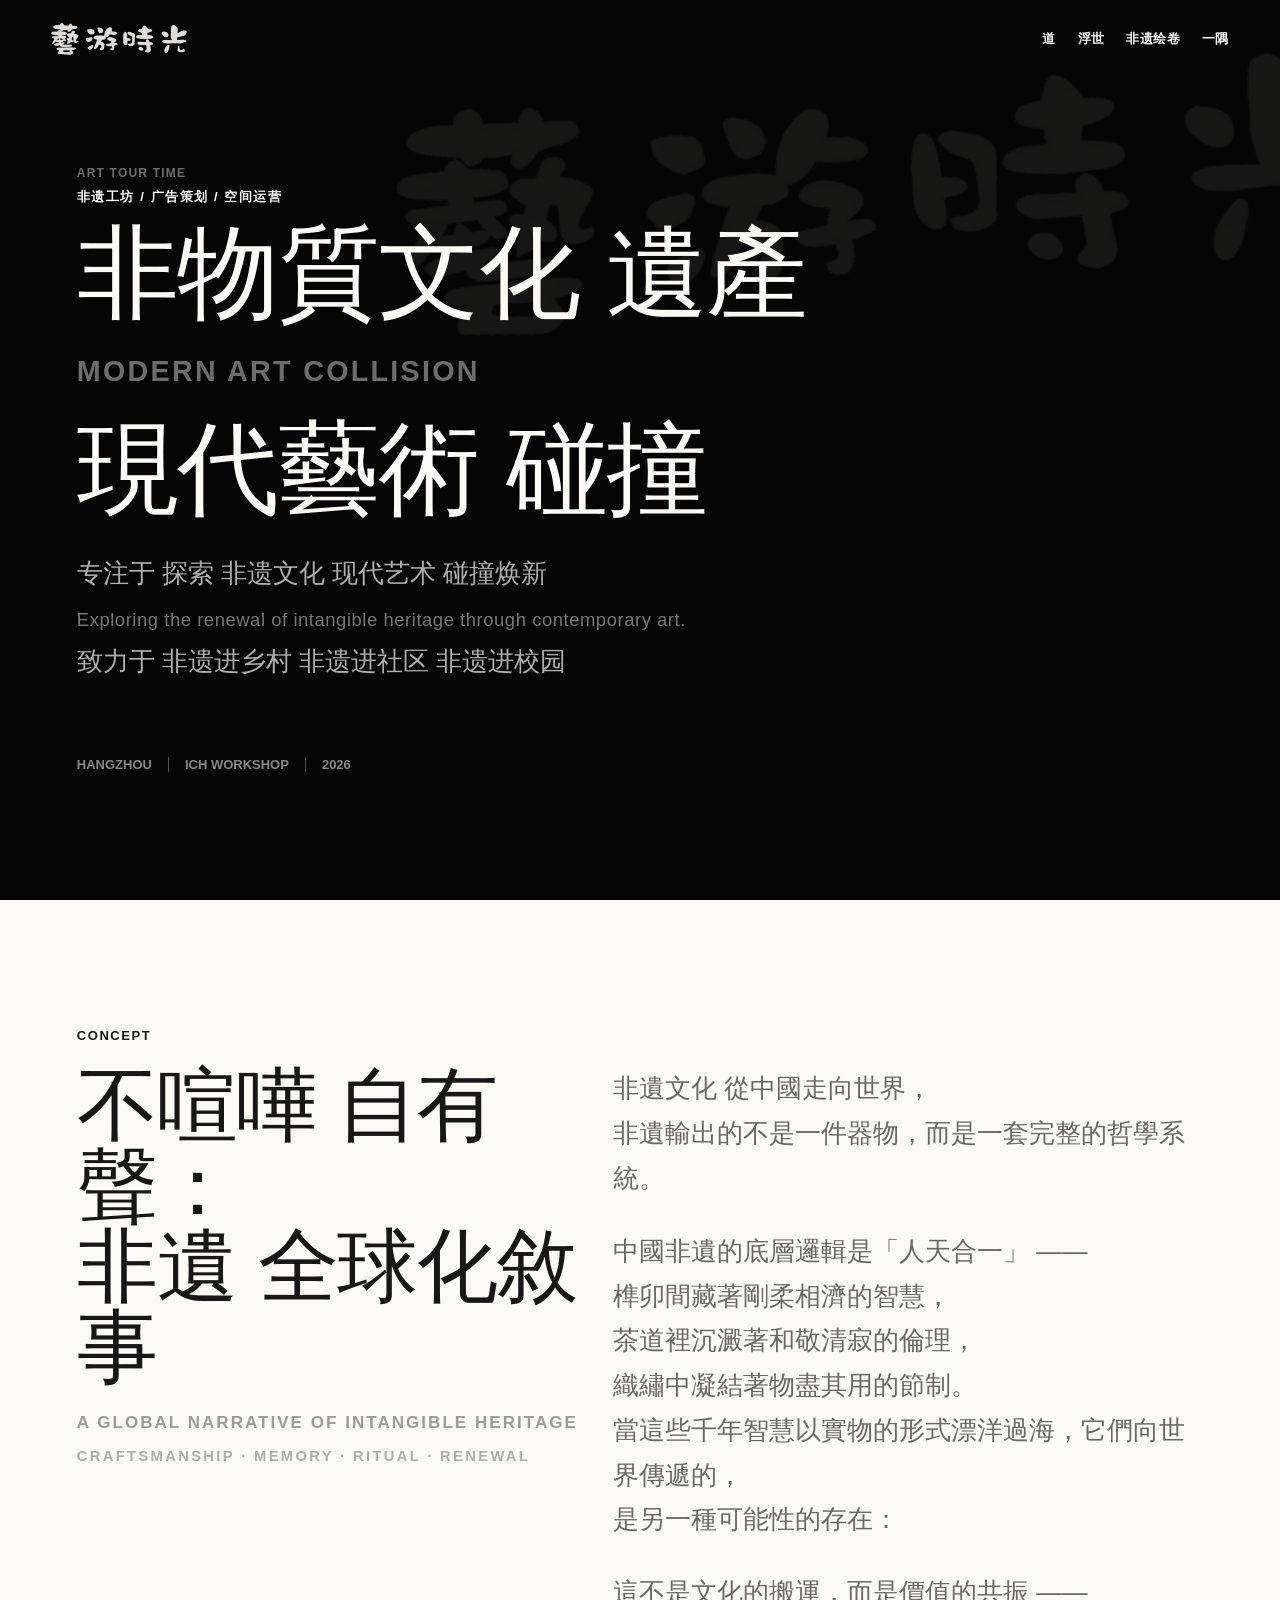
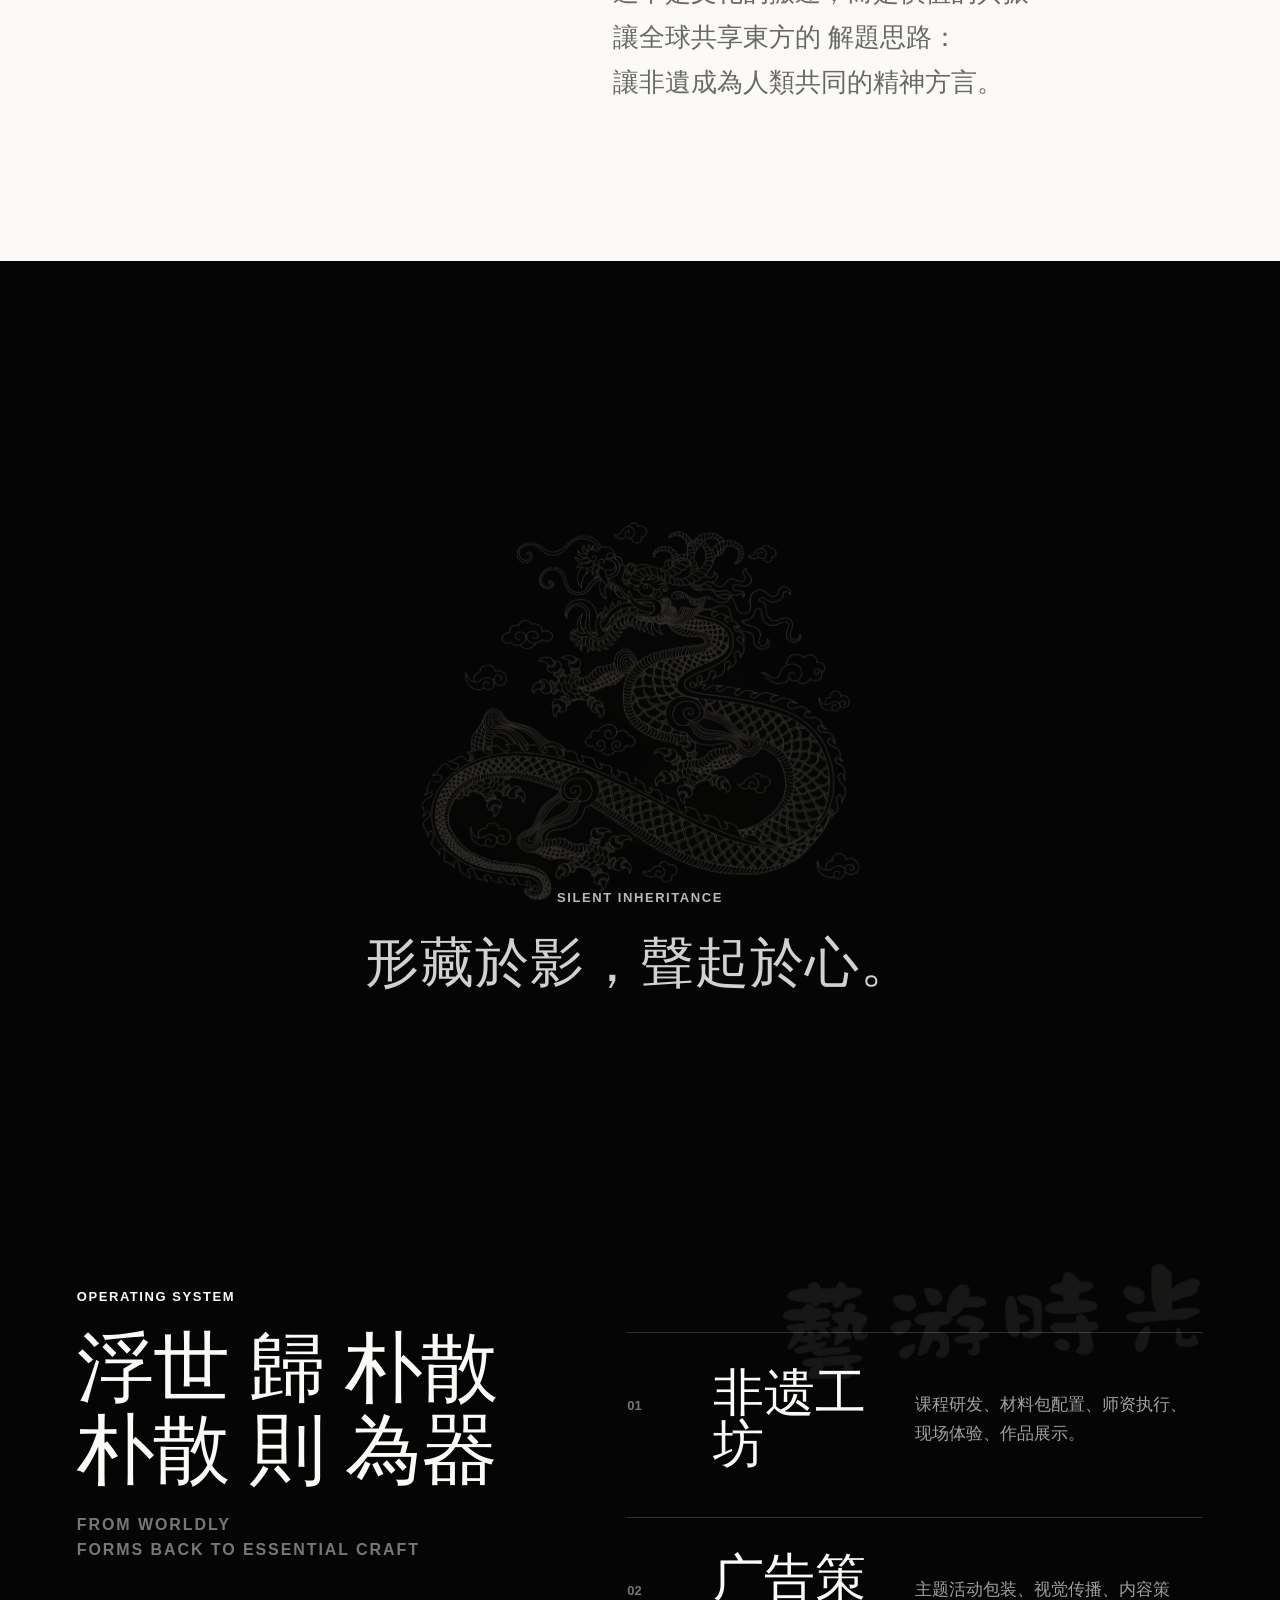
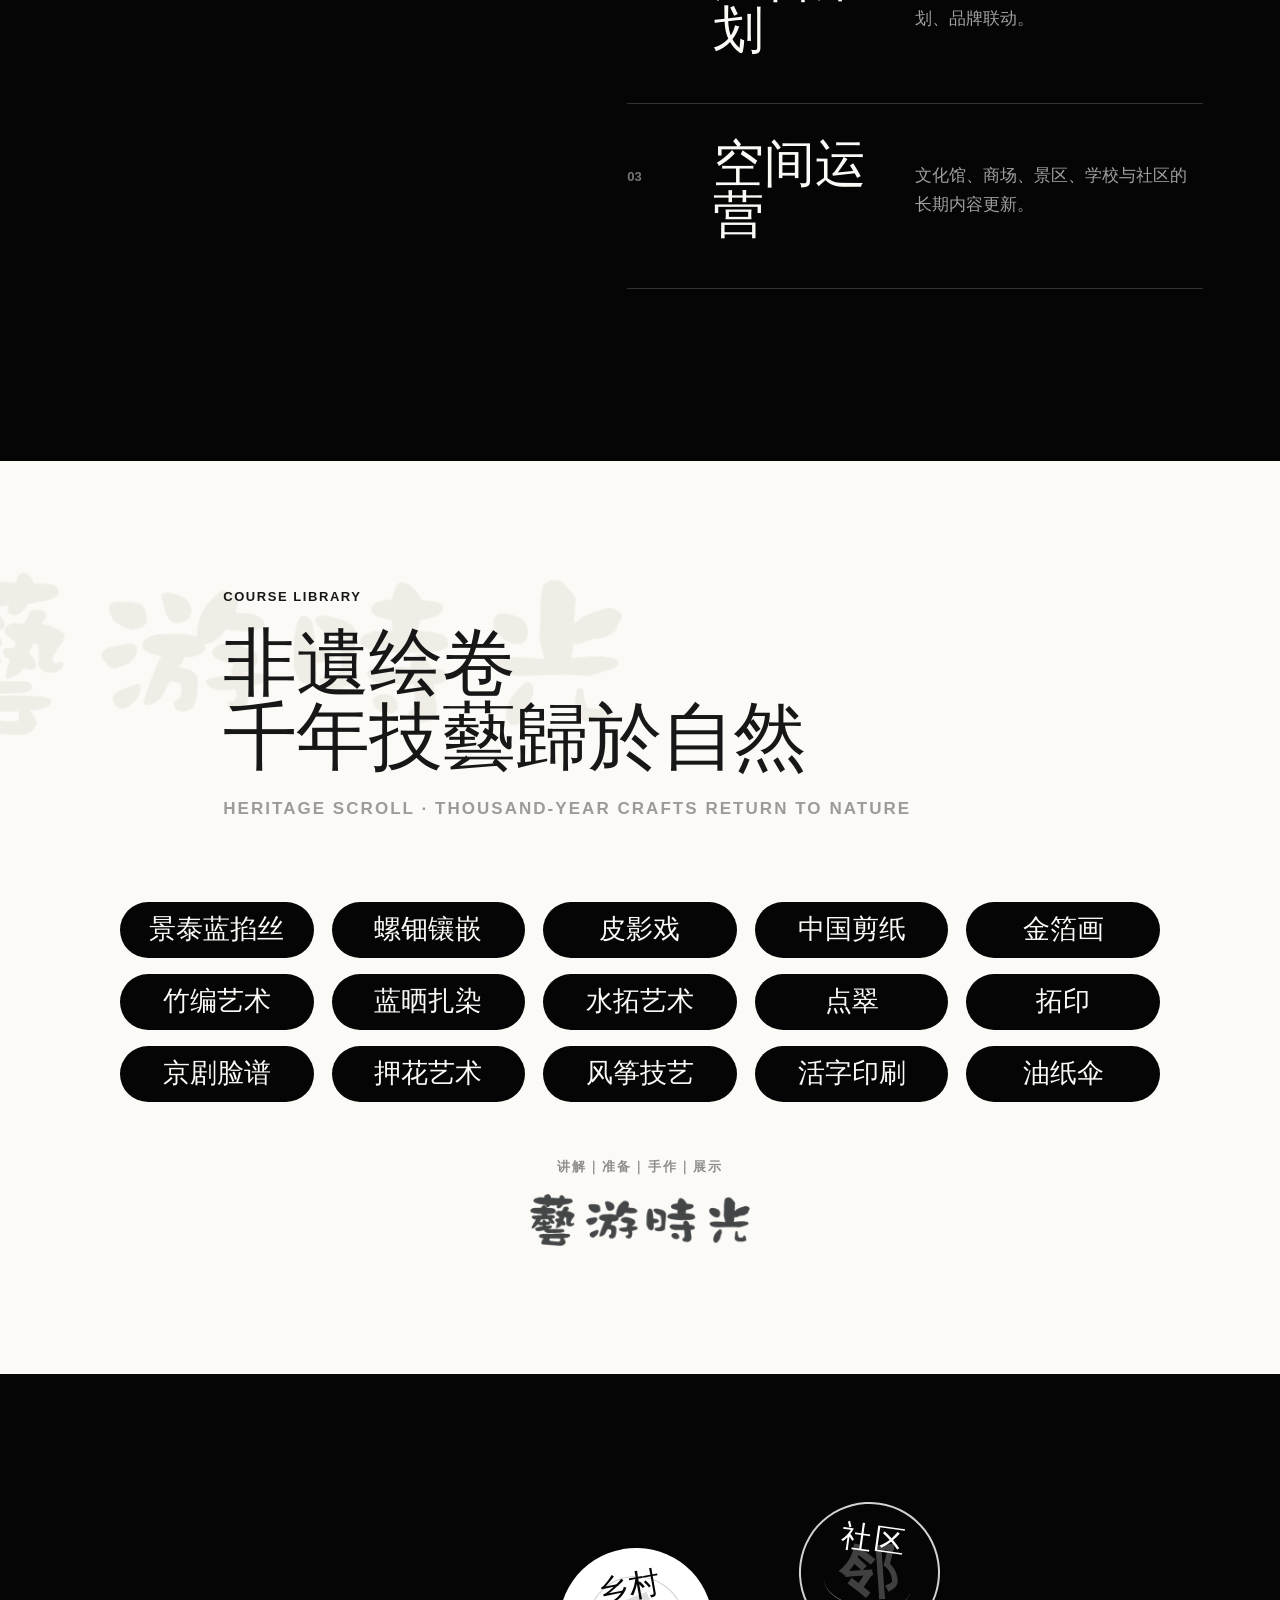
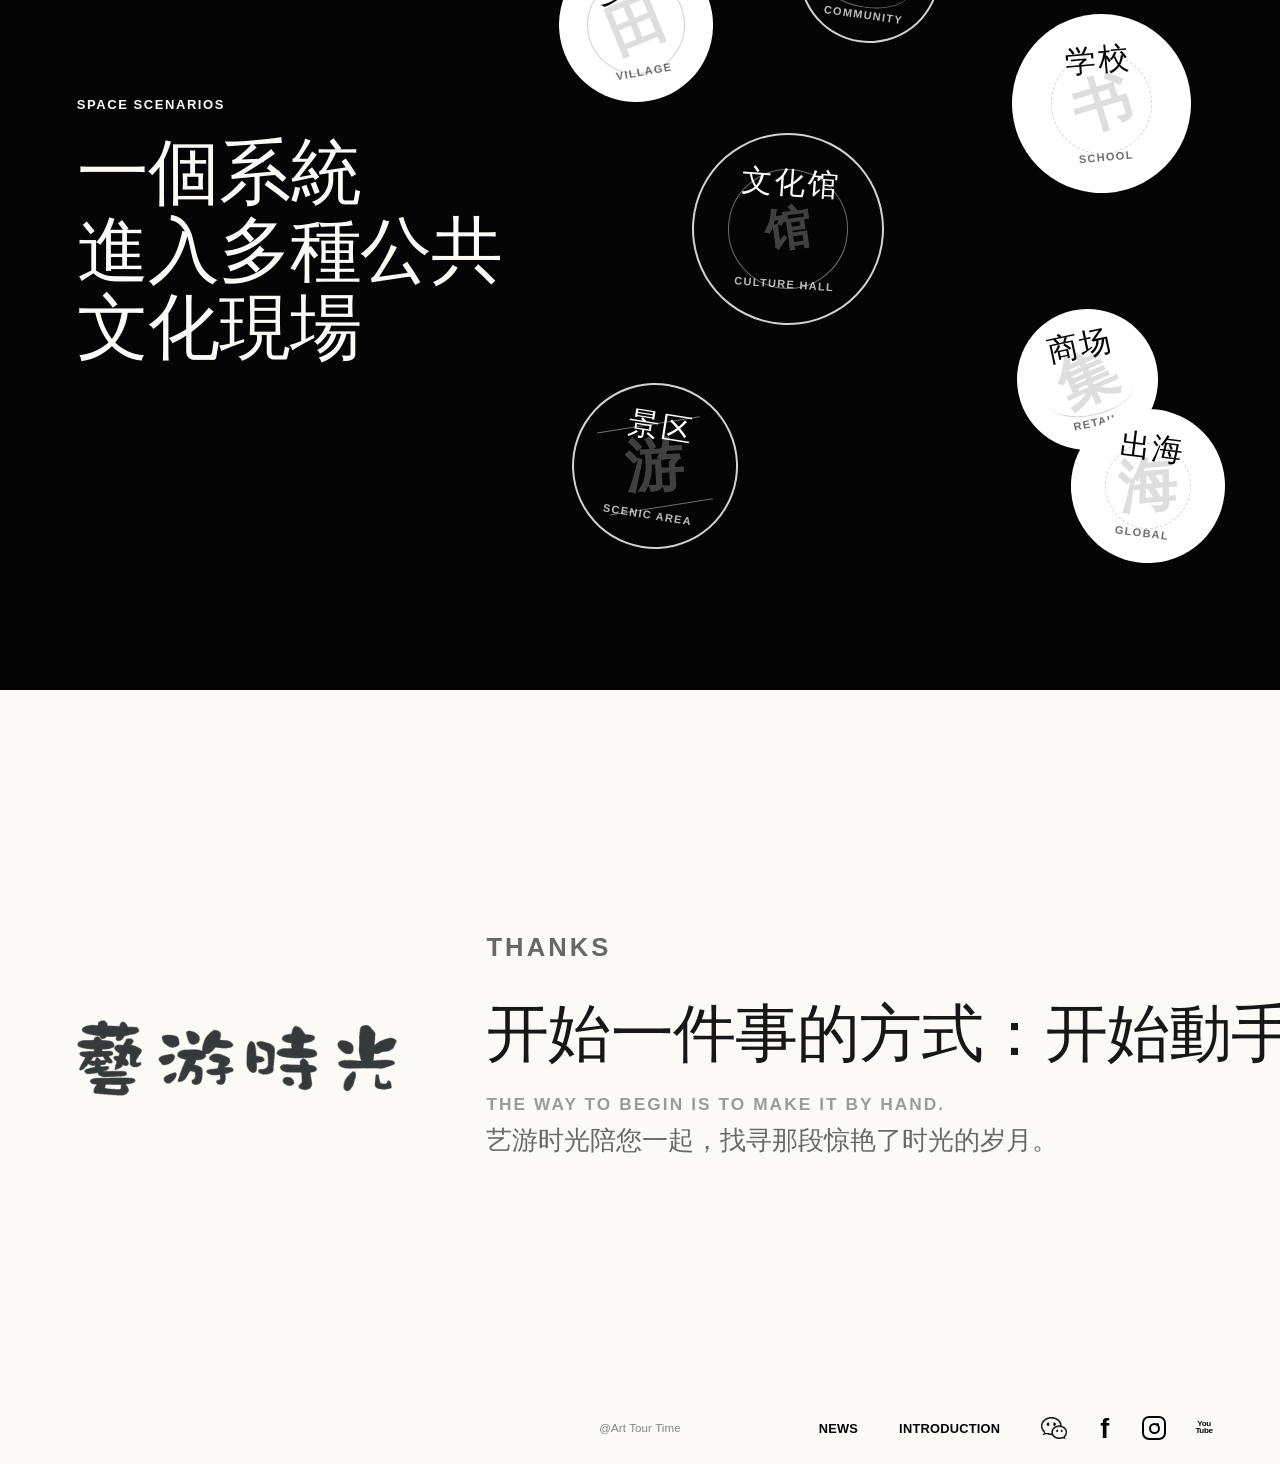
<file: index.html>
<!doctype html>
<html lang="zh-CN">
  <head>
    <meta charset="UTF-8" />
    <meta name="viewport" content="width=device-width, initial-scale=1.0" />
    <title>艺游时光｜非遗传统文化</title>
    <link rel="stylesheet" href="./艺游时光-交付稿/code/styles.css" />
  </head>
  <body>
    <header class="nav">
      <a class="brand" href="#top" aria-label="艺游时光"><img src="./艺游时光-交付稿/code/assets/yiyou-logo-transparent.png" alt="艺游时光" /></a>
      <nav><a href="#about">道</a><a href="#business">浮世</a><a href="#courses">非遗绘卷</a><a href="#scenes">一隅</a></nav>
    </header>

    <main id="top">
      <section class="hero section-dark">
        <img class="hero-watermark" src="./艺游时光-交付稿/code/assets/yiyou-logo-transparent.png" alt="" aria-hidden="true" />
        <div class="hero-content">
          <div class="hero-index">ART TOUR TIME</div>
          <p class="label hero-label">非遗工坊 / 广告策划 / 空间运营</p>
          <h1>非物質文化 遺產<br /><span>Modern Art Collision</span><br />現代藝術 碰撞</h1>
          <p class="intro">专注于 探索 非遗文化 现代艺术 碰撞焕新<br /><em>Exploring the renewal of intangible heritage through contemporary art.</em><br />致力于 非遗进乡村 非遗进社区 非遗进校园</p>
        </div>
        <div class="hero-meta"><span>Hangzhou</span><span>ICH Workshop</span><span>2026</span></div>
      </section>

      <section class="statement section-light" id="about">
        <div class="statement-left">
          <p class="label">Concept</p>
          <h2>不喧嘩 自有聲：<br />非遺 全球化敘事</h2><p class="statement-english">A Global Narrative of Intangible Heritage</p><p class="statement-keywords">Craftsmanship · Memory · Ritual · Renewal</p>
        </div>
        <div class="statement-right">
          <p>非遺文化 從中國走向世界，<br />非遺輸出的不是一件器物，而是一套完整的哲學系統。</p>
          <p>中國非遺的底層邏輯是「人天合一」 ——<br />榫卯間藏著剛柔相濟的智慧，<br />茶道裡沉澱著和敬清寂的倫理，<br />織繡中凝結著物盡其用的節制。<br />當這些千年智慧以實物的形式漂洋過海，它們向世界傳遞的，<br />是另一種可能性的存在：</p>
          <p>這不是文化的搬運，而是價值的共振 ——<br />讓全球共享東方的 解題思路：<br />讓非遺成為人類共同的精神方言。</p>
        </div>
      </section>

      <section class="dragon-section section-dark" aria-label="龍形水印">
        <img class="dragon-watermark" src="./艺游时光-交付稿/code/assets/dragon-watermark.png" alt="" aria-hidden="true" />
        <div class="dragon-caption">
          <p class="label">Silent Inheritance</p>
          <h2>形藏於影，聲起於心。</h2>
        </div>
      </section>

      <section class="split section-dark" id="business">
        <img class="split-watermark" src="./艺游时光-交付稿/code/assets/yiyou-logo-transparent.png" alt="" aria-hidden="true" />
        <div class="split-title">
          <p class="label">Operating System</p>
          <h2 class="split-poem">浮世 歸 朴散<br />朴散 則 為器</h2><p class="split-english">From Worldly<br />Forms Back to Essential Craft</p>
        </div>
        <div class="business-list">
          <article><span>01</span><h3>非遗工坊</h3><p>课程研发、材料包配置、师资执行、现场体验、作品展示。</p></article>
          <article><span>02</span><h3>广告策划</h3><p>主题活动包装、视觉传播、内容策划、品牌联动。</p></article>
          <article><span>03</span><h3>空间运营</h3><p>文化馆、商场、景区、学校与社区的长期内容更新。</p></article>
        </div>
      </section>

      <section class="course-section section-light" id="courses">
        <img class="course-watermark" src="./艺游时光-交付稿/code/assets/yiyou-logo-watermark.png" alt="" aria-hidden="true" />
        <div class="course-heading">
          <p class="label">Course Library</p>
          <h2 class="course-title-small">非遺绘卷<br />千年技藝歸於自然</h2><p class="course-english">Heritage Scroll · Thousand-Year Crafts Return to Nature</p>
        </div>
        <div class="course-marquee course-lines" aria-label="非遗课程">
          <span>景泰蓝掐丝</span><span>螺钿镶嵌</span><span>皮影戏</span><span>中国剪纸</span><span>金箔画</span>
          <span>竹编艺术</span><span>蓝晒扎染</span><span>水拓艺术</span><span>点翠</span><span>拓印</span>
          <span>京剧脸谱</span><span>押花艺术</span><span>风筝技艺</span><span>活字印刷</span><span>油纸伞</span>
        </div>
        <div class="course-footer">
          <p>讲解｜准备｜手作｜展示</p>
          <img src="./艺游时光-交付稿/code/assets/yiyou-logo-transparent.png" alt="艺游时光" />
        </div>
      </section>

      <section class="scenes section-dark" id="scenes">
        <div class="scene-copy">
          <p class="label">Space Scenarios</p>
          <h2 class="scene-title-small">一個系統<br />進入多種公共文化現場</h2>
        </div>
        <div class="scene-orbits" aria-label="公共文化场景">
          <span data-mark="田">乡村<small>Village</small></span><span data-mark="邻">社区<small>Community</small></span><span data-mark="书">学校<small>School</small></span><span data-mark="馆">文化馆<small>Culture Hall</small></span><span data-mark="集">商场<small>Retail</small></span><span data-mark="游">景区<small>Scenic Area</small></span><span data-mark="海">出海<small>Global</small></span>
        </div>
      </section>

      <section class="final section-light">
        <img src="./艺游时光-交付稿/code/assets/yiyou-logo-transparent.png" alt="艺游时光" />
        <div>
          <p class="label">Thanks</p>
          <h2 class="final-title-small">开始一件事的方式：开始動手</h2><p class="final-english">The way to begin is to make it by hand.</p>
          <p>艺游时光陪您一起，找寻那段惊艳了时光的岁月。</p>
        </div>
        <footer class="art-footer" aria-label="页脚信息">
          <div class="footer-left" aria-hidden="true"></div>
          <p class="footer-center">@Art Tour Time</p>
          <div class="footer-social" aria-label="社交媒体">
            <a class="footer-inline-link" href="#about">NEWS</a><a class="footer-inline-link" href="#top">INTRODUCTION</a>
            <span class="icon-wechat icon-wechat-img" aria-label="WeChat"><img src="./艺游时光-交付稿/code/assets/wechat-footer-new.webp" alt="" /></span>
            <span class="icon-face" aria-label="Facebook">f</span>
            <span class="icon-ins" aria-label="Instagram"></span>
            <span class="icon-youtube" aria-label="YouTube">You<br />Tube</span>
          </div>
        </footer>
      </section>

    </main>
  </body>
</html>
</file>
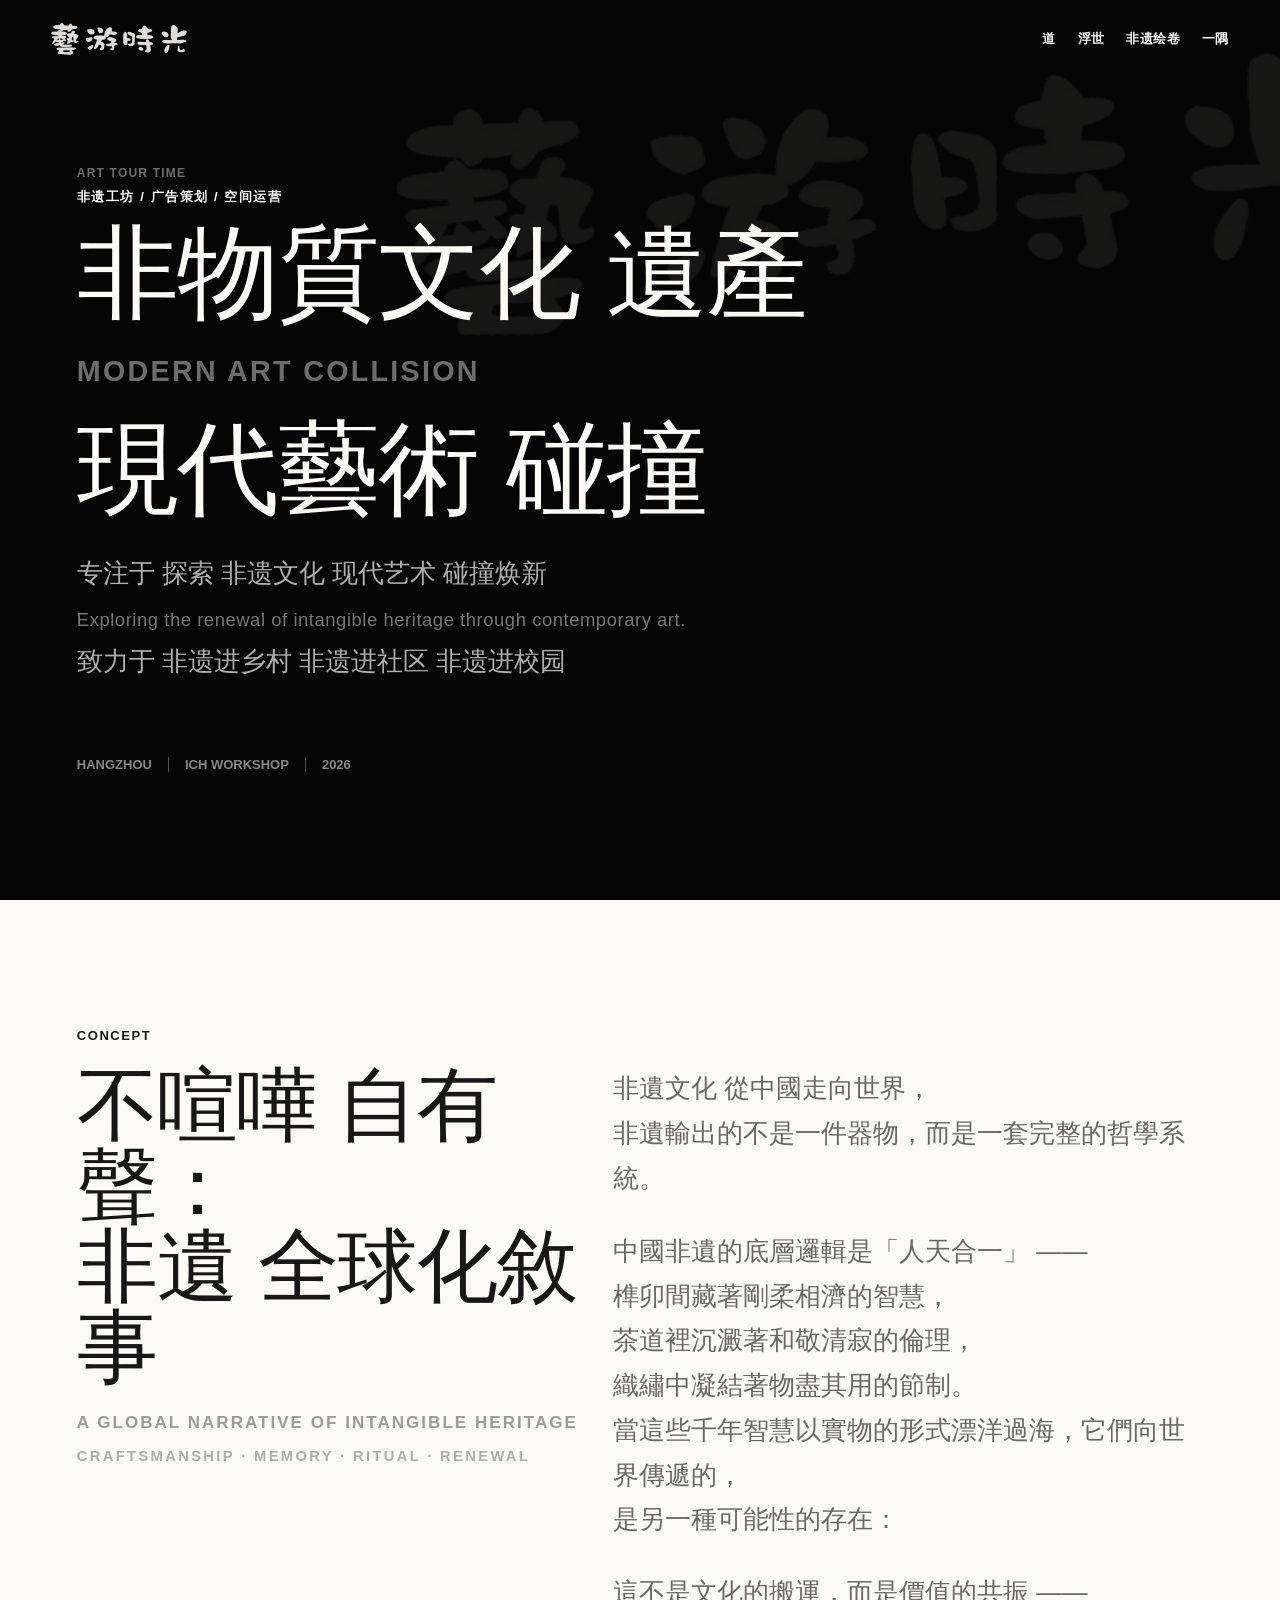
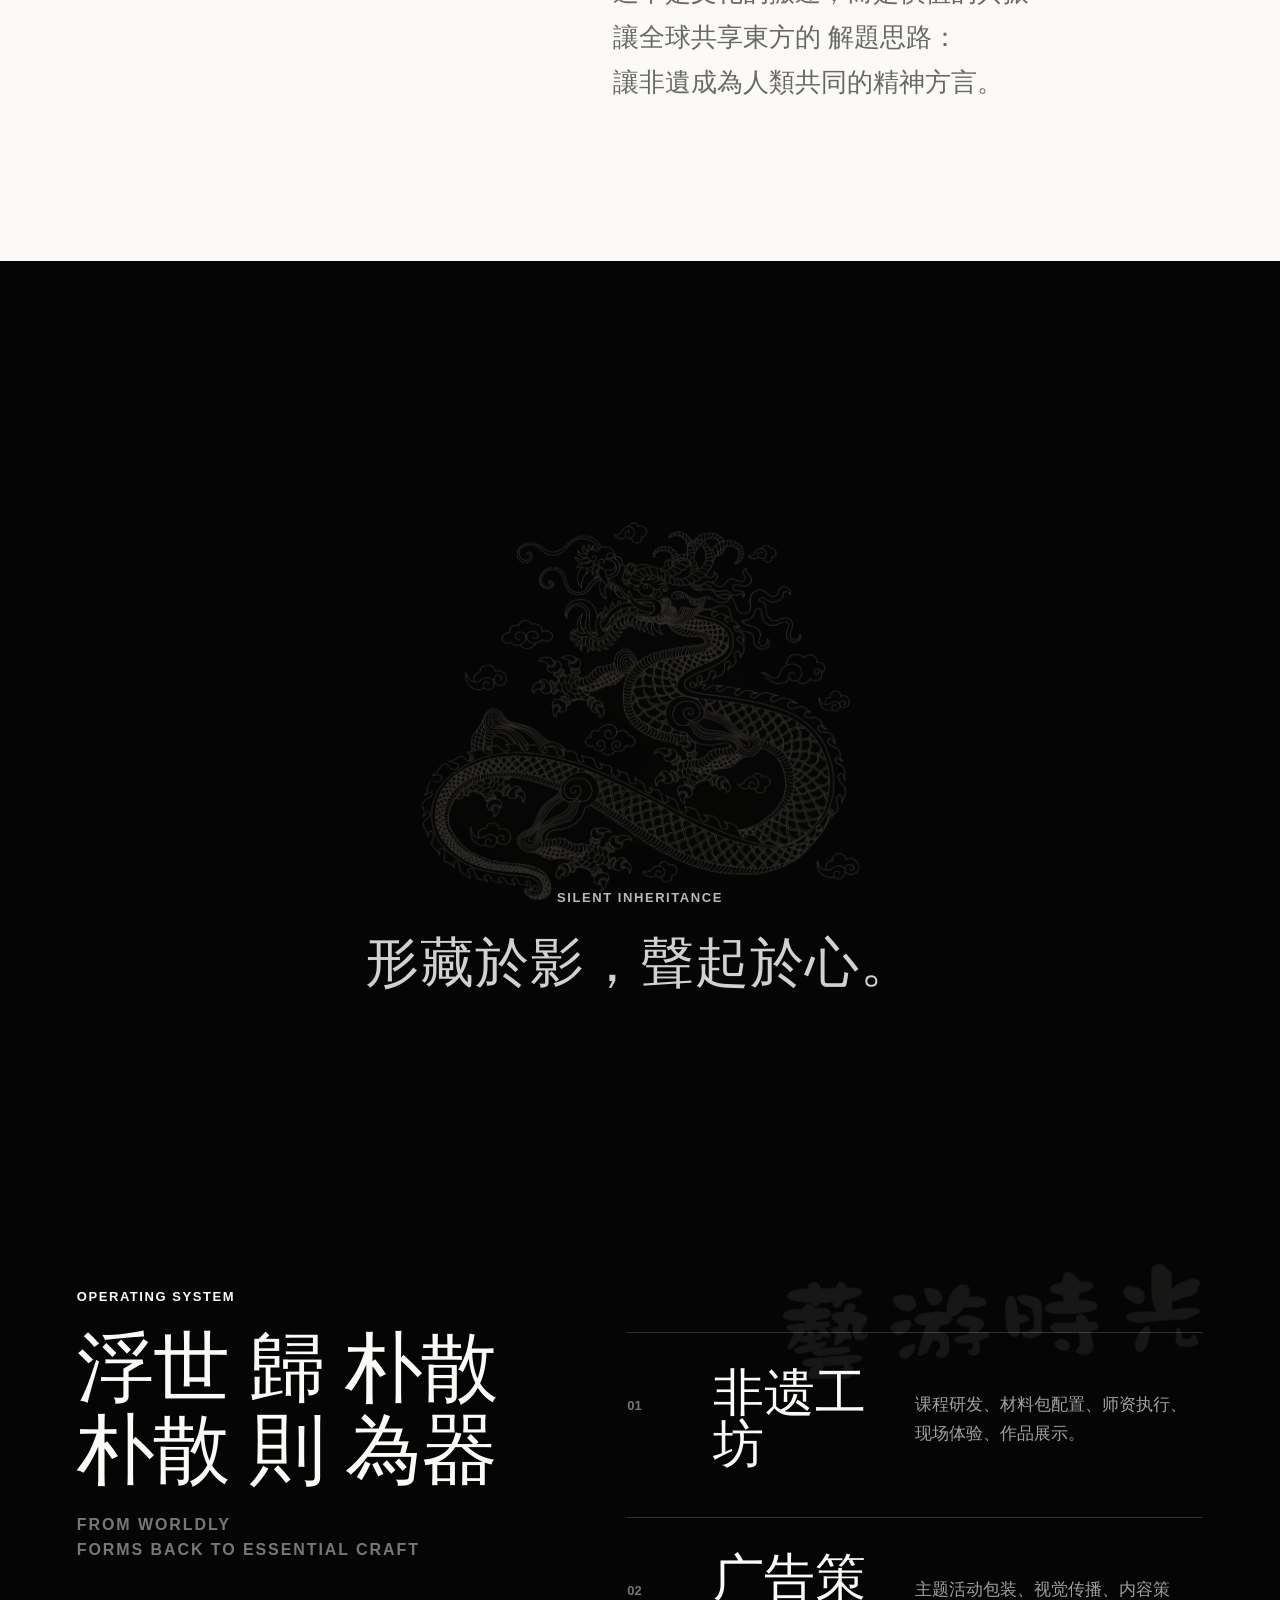
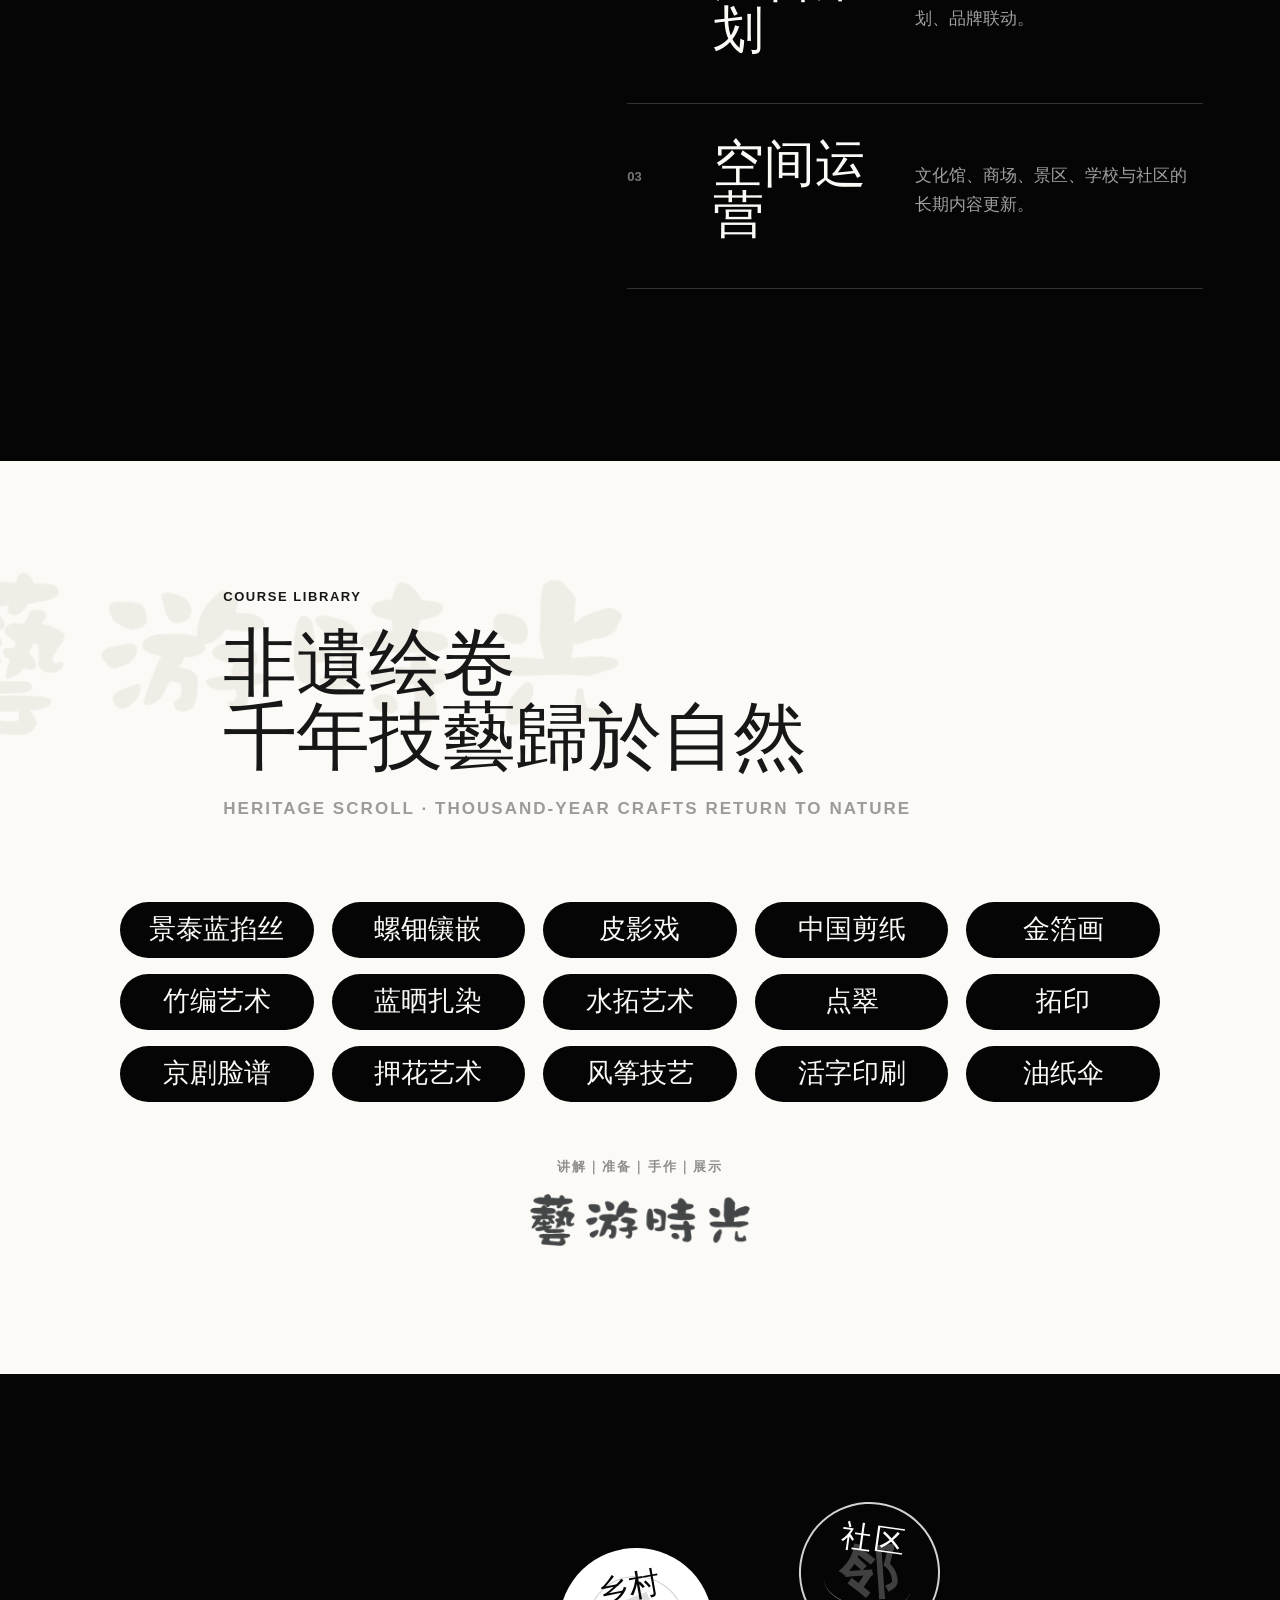
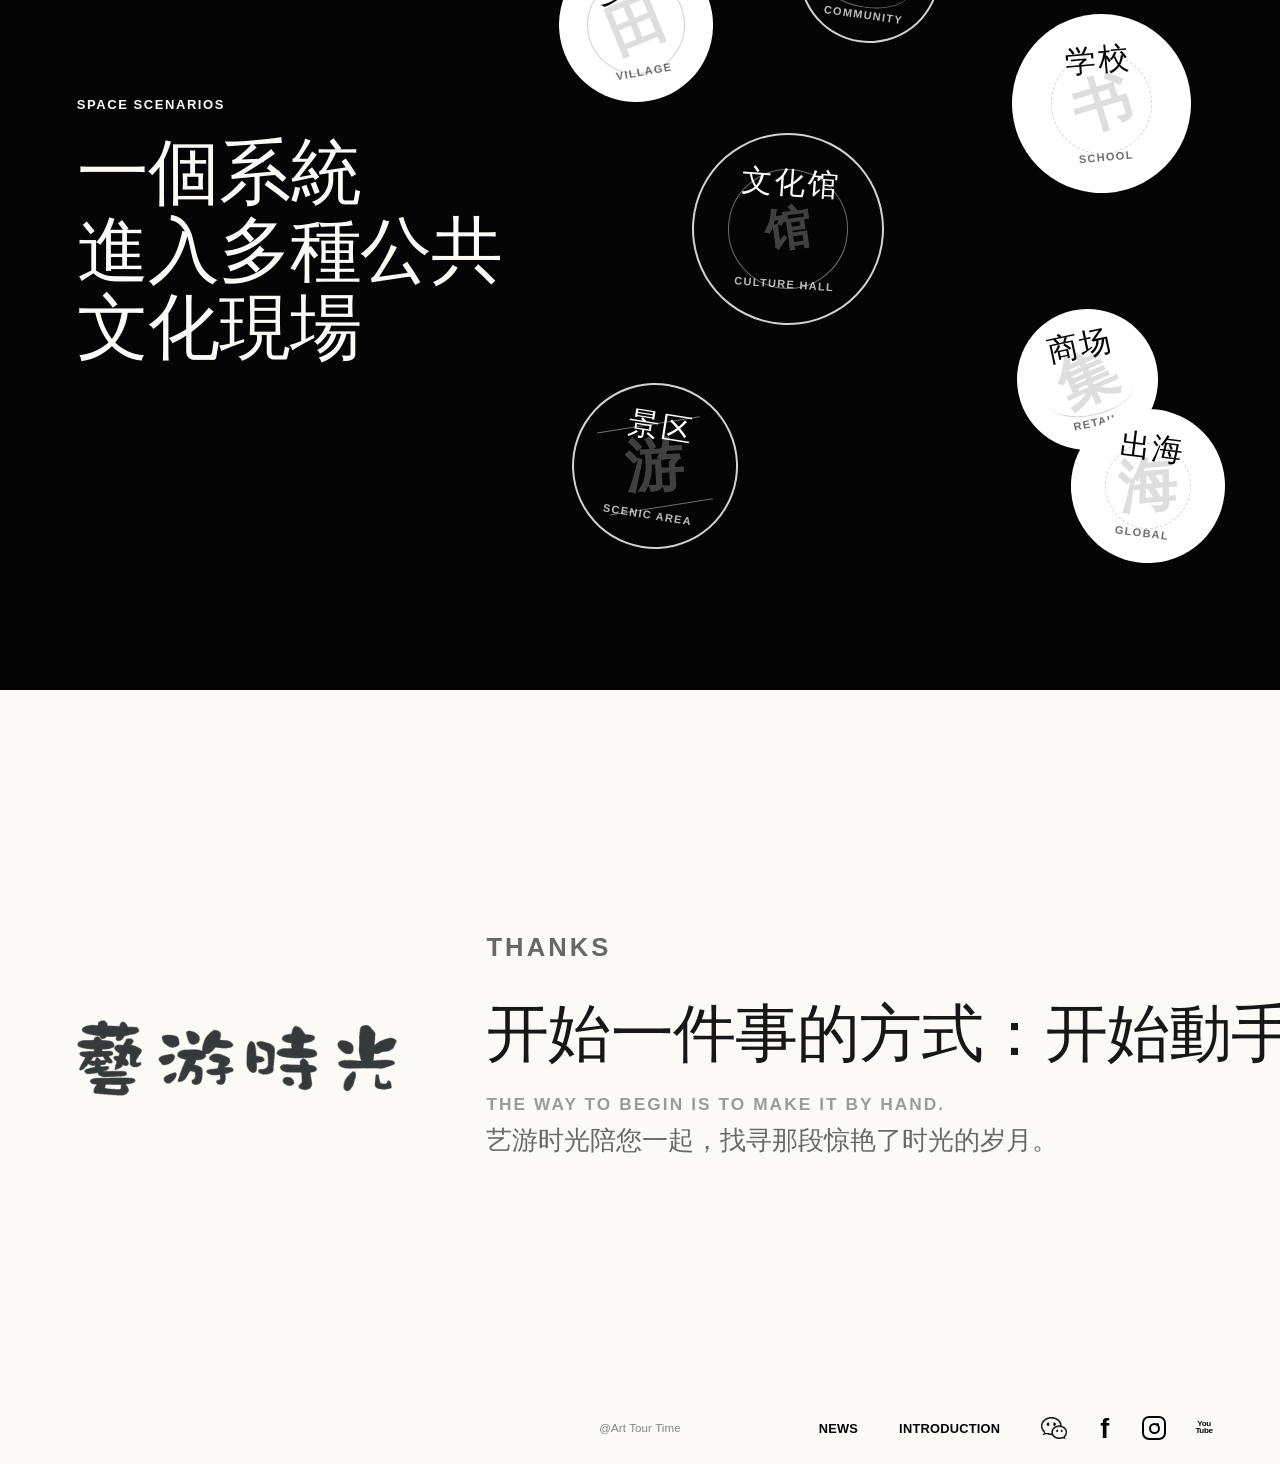
<file: 艺游时光-交付稿/code/index.html>
<!doctype html>
<html lang="zh-CN">
  <head>
    <meta charset="UTF-8" />
    <meta name="viewport" content="width=device-width, initial-scale=1.0" />
    <title>艺游时光｜非遗传统文化</title>
    <link rel="stylesheet" href="./styles.css" />
  </head>
  <body>
    <header class="nav">
      <a class="brand" href="#top" aria-label="艺游时光"><img src="./assets/yiyou-logo-transparent.png" alt="艺游时光" /></a>
      <nav><a href="#about">道</a><a href="#business">浮世</a><a href="#courses">非遗绘卷</a><a href="#scenes">一隅</a></nav>
    </header>

    <main id="top">
      <section class="hero section-dark">
        <img class="hero-watermark" src="./assets/yiyou-logo-transparent.png" alt="" aria-hidden="true" />
        <div class="hero-content">
          <div class="hero-index">ART TOUR TIME</div>
          <p class="label hero-label">非遗工坊 / 广告策划 / 空间运营</p>
          <h1>非物質文化 遺產<br /><span>Modern Art Collision</span><br />現代藝術 碰撞</h1>
          <p class="intro">专注于 探索 非遗文化 现代艺术 碰撞焕新<br /><em>Exploring the renewal of intangible heritage through contemporary art.</em><br />致力于 非遗进乡村 非遗进社区 非遗进校园</p>
        </div>
        <div class="hero-meta"><span>Hangzhou</span><span>ICH Workshop</span><span>2026</span></div>
      </section>

      <section class="statement section-light" id="about">
        <div class="statement-left">
          <p class="label">Concept</p>
          <h2>不喧嘩 自有聲：<br />非遺 全球化敘事</h2><p class="statement-english">A Global Narrative of Intangible Heritage</p><p class="statement-keywords">Craftsmanship · Memory · Ritual · Renewal</p>
        </div>
        <div class="statement-right">
          <p>非遺文化 從中國走向世界，<br />非遺輸出的不是一件器物，而是一套完整的哲學系統。</p>
          <p>中國非遺的底層邏輯是「人天合一」 ——<br />榫卯間藏著剛柔相濟的智慧，<br />茶道裡沉澱著和敬清寂的倫理，<br />織繡中凝結著物盡其用的節制。<br />當這些千年智慧以實物的形式漂洋過海，它們向世界傳遞的，<br />是另一種可能性的存在：</p>
          <p>這不是文化的搬運，而是價值的共振 ——<br />讓全球共享東方的 解題思路：<br />讓非遺成為人類共同的精神方言。</p>
        </div>
      </section>

      <section class="dragon-section section-dark" aria-label="龍形水印">
        <img class="dragon-watermark" src="./assets/dragon-watermark.png" alt="" aria-hidden="true" />
        <div class="dragon-caption">
          <p class="label">Silent Inheritance</p>
          <h2>形藏於影，聲起於心。</h2>
        </div>
      </section>

      <section class="split section-dark" id="business">
        <img class="split-watermark" src="./assets/yiyou-logo-transparent.png" alt="" aria-hidden="true" />
        <div class="split-title">
          <p class="label">Operating System</p>
          <h2 class="split-poem">浮世 歸 朴散<br />朴散 則 為器</h2><p class="split-english">From Worldly<br />Forms Back to Essential Craft</p>
        </div>
        <div class="business-list">
          <article><span>01</span><h3>非遗工坊</h3><p>课程研发、材料包配置、师资执行、现场体验、作品展示。</p></article>
          <article><span>02</span><h3>广告策划</h3><p>主题活动包装、视觉传播、内容策划、品牌联动。</p></article>
          <article><span>03</span><h3>空间运营</h3><p>文化馆、商场、景区、学校与社区的长期内容更新。</p></article>
        </div>
      </section>

      <section class="course-section section-light" id="courses">
        <img class="course-watermark" src="./assets/yiyou-logo-watermark.png" alt="" aria-hidden="true" />
        <div class="course-heading">
          <p class="label">Course Library</p>
          <h2 class="course-title-small">非遺绘卷<br />千年技藝歸於自然</h2><p class="course-english">Heritage Scroll · Thousand-Year Crafts Return to Nature</p>
        </div>
        <div class="course-marquee course-lines" aria-label="非遗课程">
          <span>景泰蓝掐丝</span><span>螺钿镶嵌</span><span>皮影戏</span><span>中国剪纸</span><span>金箔画</span>
          <span>竹编艺术</span><span>蓝晒扎染</span><span>水拓艺术</span><span>点翠</span><span>拓印</span>
          <span>京剧脸谱</span><span>押花艺术</span><span>风筝技艺</span><span>活字印刷</span><span>油纸伞</span>
        </div>
        <div class="course-footer">
          <p>讲解｜准备｜手作｜展示</p>
          <img src="./assets/yiyou-logo-transparent.png" alt="艺游时光" />
        </div>
      </section>

      <section class="scenes section-dark" id="scenes">
        <div class="scene-copy">
          <p class="label">Space Scenarios</p>
          <h2 class="scene-title-small">一個系統<br />進入多種公共文化現場</h2>
        </div>
        <div class="scene-orbits" aria-label="公共文化场景">
          <span data-mark="田">乡村<small>Village</small></span><span data-mark="邻">社区<small>Community</small></span><span data-mark="书">学校<small>School</small></span><span data-mark="馆">文化馆<small>Culture Hall</small></span><span data-mark="集">商场<small>Retail</small></span><span data-mark="游">景区<small>Scenic Area</small></span><span data-mark="海">出海<small>Global</small></span>
        </div>
      </section>

      <section class="final section-light">
        <img src="./assets/yiyou-logo-transparent.png" alt="艺游时光" />
        <div>
          <p class="label">Thanks</p>
          <h2 class="final-title-small">开始一件事的方式：开始動手</h2><p class="final-english">The way to begin is to make it by hand.</p>
          <p>艺游时光陪您一起，找寻那段惊艳了时光的岁月。</p>
        </div>
        <footer class="art-footer" aria-label="页脚信息">
          <div class="footer-left" aria-hidden="true"></div>
          <p class="footer-center">@Art Tour Time</p>
          <div class="footer-social" aria-label="社交媒体">
            <a class="footer-inline-link" href="#about">NEWS</a><a class="footer-inline-link" href="#top">INTRODUCTION</a>
            <span class="icon-wechat icon-wechat-img" aria-label="WeChat"><img src="./assets/wechat-footer-new.webp" alt="" /></span>
            <span class="icon-face" aria-label="Facebook">f</span>
            <span class="icon-ins" aria-label="Instagram"></span>
            <span class="icon-youtube" aria-label="YouTube">You<br />Tube</span>
          </div>
        </footer>
      </section>

    </main>
  </body>
</html>
</file>
<file: 艺游时光-交付稿/code/styles.css>
:root{--black:#050505;--white:#fbfaf6;--paper:#f1ede4;--ink:#171717;--muted:#686868;--soft:#d8d1c2}*{box-sizing:border-box}html{scroll-behavior:smooth}body{margin:0;background:var(--white);color:var(--ink);font-family:"Avenir Next","Helvetica Neue","PingFang SC","Hiragino Sans GB","Microsoft YaHei",Arial,sans-serif;letter-spacing:0}a{text-decoration:none;color:inherit}.nav{position:fixed;top:0;left:0;right:0;z-index:20;display:flex;align-items:center;justify-content:space-between;padding:22px clamp(20px,4vw,58px);mix-blend-mode:difference;color:#fff}.brand{display:block;width:136px;height:34px;filter:invert(1)}.brand img{width:100%;height:100%;object-fit:contain}.nav nav{display:flex;gap:22px}.nav nav a{font-size:13px;font-weight:700;letter-spacing:.03em;text-transform:uppercase}.section-dark,.section-light{position:relative;overflow:hidden;padding:clamp(84px,10vw,140px) clamp(22px,6vw,86px)}.section-dark{background:var(--black);color:var(--white)}.section-light{background:var(--white);color:var(--ink)}.label{margin:0 0 22px;font-size:13px;font-weight:800;letter-spacing:.12em;text-transform:uppercase}.hero-label{margin-bottom:0}.hero{min-height:100vh;display:grid;grid-template-columns:1fr;align-items:end}.hero-watermark{position:absolute;right:-7vw;top:8vh;width:min(980px,76vw);opacity:.08;filter:invert(1);transform:rotate(-5deg)}.hero-index{position:relative;color:rgba(255,255,255,.42);font-family:"Avenir Next","Helvetica Neue","PingFang SC",Arial,sans-serif;font-size:12px;font-style:normal;font-weight:700;letter-spacing:.1em;text-transform:uppercase;margin:0 0 8px}.hero-content{position:relative;z-index:1;max-width:1120px;padding-top:clamp(10px,2vw,28px)}.hero h1{margin:clamp(8px,1.4vw,18px) 0 0;font-size:clamp(44px,8vw,118px);font-weight:520;line-height:.96;letter-spacing:-.015em}.hero h1 span{display:inline-block;color:rgba(255,255,255,.42);font-size:.28em;font-weight:700;letter-spacing:.08em;text-transform:uppercase;vertical-align:middle;margin:6px 0 4px;transform:translateY(-8px)}.intro{max-width:820px;margin:32px 0 0;color:rgba(255,255,255,.68);font-size:clamp(18px,2vw,26px);font-weight:400;line-height:1.72}.intro em{display:inline-block;color:rgba(255,255,255,.46);font-size:.72em;font-style:normal;letter-spacing:.03em}.hero-meta{position:relative;z-index:1;display:flex;flex-wrap:wrap;gap:16px;margin-top:62px;color:rgba(255,255,255,.52);font-size:13px;font-weight:800;text-transform:uppercase}.hero-meta span{padding-right:16px;border-right:1px solid rgba(255,255,255,.3)}.hero-meta span:last-child{border-right:0}.statement{display:grid;grid-template-columns:minmax(0,1.1fr) minmax(340px,.9fr);gap:clamp(44px,8vw,110px);align-items:start;min-height:86vh}.statement h2,.split h2,.course-heading h2,.scene-copy h2,.final h2{margin:0;font-size:clamp(44px,7vw,112px);font-weight:480;line-height:1;letter-spacing:-.015em}.statement-right{padding-top:clamp(8px,5vw,90px)}.statement-right p,.course-detail p,.final p{font-size:clamp(18px,2vw,26px);line-height:1.75;color:var(--muted);margin:0 0 28px}.split{display:grid;grid-template-columns:minmax(280px,.8fr) minmax(0,1fr);gap:clamp(40px,7vw,98px);min-height:100vh}.business-list{display:grid;align-content:center}.business-list article{display:grid;grid-template-columns:64px minmax(180px,.55fr) minmax(0,1fr);gap:22px;align-items:baseline;padding:34px 0;border-top:1px solid rgba(255,255,255,.18)}.business-list article:last-child{border-bottom:1px solid rgba(255,255,255,.18)}.business-list span{color:rgba(255,255,255,.45);font-size:13px;font-weight:900}.business-list h3{margin:0;font-size:clamp(30px,4vw,64px);font-weight:480;line-height:1}.business-list p{margin:0;color:rgba(255,255,255,.62);font-size:17px;line-height:1.7}.course-section{min-height:100vh}.course-watermark{position:absolute;left:-6vw;top:12vh;width:min(700px,58vw);opacity:.42}.course-heading{position:relative;z-index:1;max-width:980px;margin-left:auto}.course-marquee{position:relative;z-index:1;display:flex;flex-wrap:wrap;gap:12px 18px;margin:80px 0 56px}.course-marquee span{display:inline-flex;align-items:center;min-height:56px;padding:0 24px;background:var(--black);color:var(--white);border-radius:999px;font-size:clamp(20px,2.6vw,42px);font-weight:430;line-height:1}.course-detail{position:relative;z-index:1;display:grid;grid-template-columns:minmax(0,.9fr) minmax(320px,.75fr);gap:48px;align-items:end}.steps{display:grid;grid-template-columns:repeat(4,1fr);gap:0;background:var(--black);color:var(--white)}.steps span{display:grid;place-items:center;min-height:120px;border-right:1px solid rgba(255,255,255,.25);font-size:clamp(20px,3vw,44px);font-weight:450}.steps span:last-child{border-right:0}.scenes{display:grid;grid-template-columns:minmax(0,.9fr) minmax(380px,1fr);gap:clamp(40px,8vw,120px);align-items:center;min-height:94vh}.scene-map{display:grid;grid-template-columns:repeat(2,1fr);gap:0}.scene-map span{display:grid;place-items:center;min-height:170px;color:var(--white);font-size:clamp(34px,6vw,92px);font-weight:460;border-top:1px solid rgba(255,255,255,.2)}.scene-map span:nth-child(odd){border-right:1px solid rgba(255,255,255,.2)}.scene-map span:nth-last-child(-n+2){border-bottom:1px solid rgba(255,255,255,.2)}.final{display:grid;grid-template-columns:280px minmax(0,1fr);gap:clamp(36px,7vw,100px);align-items:center;min-height:78vh}.final img{width:100%;opacity:.88}.final p{max-width:720px}.final .label{color:var(--muted)}@media(max-width:980px){.statement,.split,.course-detail,.scenes,.final{grid-template-columns:1fr}.business-list article{grid-template-columns:48px 1fr}.business-list p{grid-column:2}.steps{grid-template-columns:repeat(2,1fr)}.steps span:nth-child(2){border-right:0}.steps span:nth-child(-n+2){border-bottom:1px solid rgba(255,255,255,.25)}.scene-map{grid-template-columns:1fr}.scene-map span:nth-child(odd){border-right:0}.scene-map span:nth-last-child(2){border-bottom:0}.hero-watermark{width:110vw;right:-36vw}}@media(max-width:620px){.nav{padding:18px 16px;align-items:flex-start}.brand{width:106px}.nav nav{gap:10px;flex-wrap:wrap;justify-content:flex-end}.nav nav a{font-size:12px}.section-dark,.section-light{padding:86px 20px}.hero h1{font-size:44px}.statement h2,.split h2,.course-heading h2,.scene-copy h2,.final h2{font-size:42px}.business-list article{grid-template-columns:1fr;gap:12px}.business-list p{grid-column:auto}.course-marquee{margin:48px 0 40px}.course-marquee span{min-height:46px;padding:0 18px}.steps{grid-template-columns:1fr}.steps span,.steps span:nth-child(2){border-right:0;border-bottom:1px solid rgba(255,255,255,.25)}.steps span:last-child{border-bottom:0}.scene-map span{min-height:120px}.final img{width:min(260px,80vw)}}

.statement h2{font-size:clamp(38px,5.8vw,88px)}

.statement{grid-template-columns:minmax(0,1fr) minmax(420px,1.08fr);gap:clamp(26px,5vw,70px)}
.statement h2{font-size:clamp(42px,6.3vw,96px)}
.statement-right{padding-top:clamp(4px,3vw,54px);margin-left:clamp(-42px,-3vw,-12px)}
@media(max-width:980px){.statement-right{margin-left:0}}

.dragon-section{min-height:100vh;display:grid;place-items:center;text-align:center}
.dragon-watermark{position:absolute;left:50%;top:50%;width:min(38vw,490px);max-height:42vh;object-fit:contain;opacity:.36;transform:translate(-50%,-50%);filter:drop-shadow(0 0 34px rgba(222,211,184,.12));animation:dragonBreath 9s ease-in-out infinite}
.dragon-caption{position:relative;z-index:1;margin-top:52vh;color:rgba(255,255,255,.72)}
.dragon-caption h2{margin:0;color:rgba(255,255,255,.82);font-size:clamp(30px,4.2vw,68px);font-weight:420;letter-spacing:.02em}
@keyframes dragonBreath{0%,100%{transform:translate(-50%,-50%) scale(1) rotate(-1deg);opacity:.28}50%{transform:translate(-50%,-52%) scale(1.025) rotate(1deg);opacity:.43}}
@media(max-width:620px){.dragon-watermark{width:58vw;max-height:38vh;opacity:.34}.dragon-caption{margin-top:48vh}}

.split-watermark{position:absolute;right:clamp(22px,6vw,86px);top:clamp(90px,12vh,150px);width:min(420px,34vw);opacity:.08;filter:invert(1);transform:rotate(-4deg);pointer-events:none;user-select:none}
.split-title{position:relative;z-index:1}
.business-list{position:relative;z-index:1}
@media(max-width:620px){.split-watermark{width:68vw;right:-18vw;top:90px}}

.split-poem{font-size:clamp(38px,6vw,92px)!important;line-height:1.08!important}


.course-lines{display:grid;grid-template-columns:repeat(6,max-content);align-items:center;gap:14px 18px}
.course-lines span{justify-content:center;min-width:150px;text-align:center}
@media(max-width:980px){.course-lines{grid-template-columns:repeat(3,1fr)}.course-lines span{min-width:0}}
@media(max-width:620px){.course-lines{grid-template-columns:repeat(2,1fr)}}

.course-title-small{font-size:clamp(36px,5.8vw,92px)!important}
.course-lines{display:grid!important;grid-template-columns:repeat(5, minmax(132px, 1fr))!important;justify-content:center!important;justify-items:center!important;align-items:center!important;gap:16px 18px!important;max-width:1040px;margin-left:auto!important;margin-right:auto!important}
.course-lines span{width:100%;justify-content:center;text-align:center;white-space:nowrap;font-size:clamp(18px,2.1vw,34px)!important;padding-left:14px!important;padding-right:14px!important}
@media(max-width:980px){.course-lines{grid-template-columns:repeat(3, minmax(0, 1fr))!important;max-width:none!important}.course-lines span{min-width:0!important}}
@media(max-width:620px){.course-lines{grid-template-columns:repeat(2, minmax(0, 1fr))!important}.course-lines span{white-space:normal!important}}

.course-footer{position:relative;z-index:1;display:grid;justify-items:center;gap:18px;margin-top:42px;text-align:center}
.course-footer p{margin:0;color:rgba(23,23,23,.48);font-size:13px;font-weight:800;letter-spacing:.16em}
.course-footer img{width:min(220px,44vw);height:auto;opacity:.82}

.scene-title-small{font-size:clamp(34px,5.6vw,86px)!important;line-height:1.08!important}
.scene-orbits{position:relative;min-height:620px;width:min(680px,48vw);justify-self:center}
.scene-orbits span{position:absolute;display:grid;place-items:center;width:clamp(118px,12vw,190px);aspect-ratio:1;border-radius:50%;font-size:clamp(20px,2.4vw,38px);font-weight:520;letter-spacing:.06em;text-align:center}
.scene-orbits span:nth-child(odd){background:#fff;color:#050505}
.scene-orbits span:nth-child(even){background:transparent;color:#050505;border:1px solid rgba(255,255,255,.28)}
.scene-orbits span:nth-child(1){left:2%;top:8%;transform:rotate(-10deg)}
.scene-orbits span:nth-child(2){left:44%;top:0;width:clamp(132px,13vw,210px);transform:rotate(8deg)}
.scene-orbits span:nth-child(3){right:2%;top:24%;transform:rotate(-5deg)}
.scene-orbits span:nth-child(4){left:18%;top:42%;width:clamp(146px,14vw,230px);transform:rotate(4deg)}
.scene-orbits span:nth-child(5){right:16%;bottom:8%;transform:rotate(-12deg)}
.scene-orbits span:nth-child(6){left:0;bottom:0;transform:rotate(9deg)}
@media(max-width:980px){.scene-orbits{width:100%;min-height:560px}.scene-orbits span{width:clamp(110px,28vw,180px)}}
@media(max-width:620px){.scene-orbits{min-height:620px}.scene-orbits span:nth-child(2){left:48%;top:8%}.scene-orbits span:nth-child(3){right:0;top:30%}.scene-orbits span:nth-child(4){left:2%;top:44%}.scene-orbits span:nth-child(5){right:8%;bottom:10%}}

.scene-orbits{transform:translateX(-42px);min-height:660px;width:min(760px,52vw)}
.scene-orbits span{line-height:1.05;gap:8px}
.scene-orbits small{display:block;margin-top:8px;font-size:11px;font-weight:800;letter-spacing:.12em;text-transform:uppercase;opacity:.58}
.scene-orbits span:nth-child(1){left:0;top:7%;width:clamp(128px,12vw,198px)}
.scene-orbits span:nth-child(2){left:36%;top:0;width:clamp(112px,11vw,176px)}
.scene-orbits span:nth-child(3){right:5%;top:17%;width:clamp(150px,14vw,230px)}
.scene-orbits span:nth-child(4){left:20%;top:35%;width:clamp(168px,15vw,252px)}
.scene-orbits span:nth-child(5){right:10%;bottom:17%;width:clamp(118px,11vw,180px)}
.scene-orbits span:nth-child(6){left:2%;bottom:2%;width:clamp(142px,13vw,218px)}
.scene-orbits span:nth-child(7){right:0;bottom:0;width:clamp(136px,12vw,205px);transform:rotate(7deg);background:#fff;color:#050505}
@media(max-width:980px){.scene-orbits{transform:none;width:100%;min-height:650px}}
@media(max-width:620px){.scene-orbits{min-height:760px}.scene-orbits span:nth-child(7){right:2%;bottom:2%}}

.scene-orbits span{overflow:hidden}
.scene-orbits span::before{content:attr(data-mark);position:absolute;left:50%;top:50%;transform:translate(-50%,-50%) rotate(-12deg);font-size:1.9em;font-weight:700;line-height:1;opacity:.13;pointer-events:none}
.scene-orbits span::after{content:"";position:absolute;inset:18%;border:1px solid currentColor;border-radius:50%;opacity:.18;pointer-events:none}
.scene-orbits span:nth-child(2)::after,.scene-orbits span:nth-child(5)::after{inset:auto 18% 24%;height:32%;border-width:0 0 1px 0;border-radius:50%}
.scene-orbits span:nth-child(3)::after,.scene-orbits span:nth-child(7)::after{inset:22%;border-style:dashed}
.scene-orbits span:nth-child(4)::before{font-size:1.5em;opacity:.16}
.scene-orbits span:nth-child(6)::after{inset:24% 18%;border-width:1px 0;border-radius:0;transform:rotate(-18deg)}

.final-title-small{font-size:clamp(30px,4.4vw,72px)!important;line-height:1.12!important;white-space:nowrap}
.final-english{margin:18px 0 0!important;color:rgba(23,23,23,.42)!important;font-size:clamp(12px,1.4vw,17px)!important;font-weight:800!important;letter-spacing:.12em!important;text-transform:uppercase!important;line-height:1.5!important}
.final div{max-width:980px}
@media(max-width:760px){.final-title-small{white-space:normal}}


.final{position:relative;overflow:hidden;padding-bottom:clamp(128px,13vw,160px)!important}
.art-footer{position:absolute;left:0;right:0;bottom:0;min-height:96px;display:grid;grid-template-columns:1fr auto 1fr;align-items:center;gap:28px;padding:0 clamp(24px,5vw,72px);background:transparent;color:#050505}
.footer-left{display:flex;align-items:center;gap:clamp(26px,4vw,62px);justify-self:start}.footer-left a{color:#050505;font-size:clamp(11px,1vw,15px);font-weight:760;letter-spacing:.02em}.footer-center{margin:0!important;justify-self:center;color:rgba(5,5,5,.48)!important;font-size:clamp(10px,.9vw,13px)!important;font-weight:520!important;letter-spacing:.01em!important}.footer-social{display:flex;align-items:center;gap:clamp(18px,3vw,42px);justify-self:end}.footer-social span{position:relative;display:grid;place-items:center;width:24px;height:24px;color:#050505;font-weight:900}.icon-wechat i{position:absolute;width:23px;height:18px;background:#050505;border-radius:50%;left:1px;top:7px}.icon-wechat i::before,.icon-wechat i::after{content:"";position:absolute;top:6px;width:3px;height:3px;background:#050505;border-radius:50%}.icon-wechat i::before{left:7px}.icon-wechat i::after{right:7px}.icon-wechat i:first-child::after{box-shadow:-6px 10px 0 -1px #fff}.icon-wechat i:last-child{width:19px;height:15px;left:14px;top:12px}.icon-wechat i:last-child::after{box-shadow:5px 8px 0 -1px #fff}.icon-face{font-family:Arial,sans-serif;font-size:36px;line-height:1}.icon-ins{border:3px solid #fff;border-radius:10px}.icon-ins::before{content:"";width:10px;height:10px;border:3px solid #fff;border-radius:50%}.icon-ins::after{content:"";position:absolute;right:7px;top:7px;width:4px;height:4px;background:#050505;border-radius:50%}.icon-youtube{font-size:11px;line-height:.86;text-align:center;border-radius:8px;letter-spacing:-.04em}
@media(max-width:820px){.art-footer{position:relative;margin:48px -20px -86px;min-height:168px;grid-template-columns:1fr;justify-items:center}.footer-left,.footer-social{justify-self:center}.final{padding-bottom:86px!important}}

.art-footer{min-height:72px!important}
.footer-social{gap:clamp(14px,2vw,28px)!important}
.icon-wechat i{background:#050505!important;width:17px!important;height:13px!important;top:6px!important}
.icon-wechat i:last-child{background:#050505!important;width:14px!important;height:11px!important;left:10px!important;top:10px!important}
.icon-wechat i::before,.icon-wechat i::after{background:#fff!important;width:2px!important;height:2px!important;top:5px!important}
.icon-face{font-size:27px!important}.icon-ins{border:2px solid #050505!important;border-radius:7px!important}.icon-ins::before{width:7px!important;height:7px!important;border:2px solid #050505!important}.icon-ins::after{right:5px!important;top:5px!important;width:3px!important;height:3px!important;background:#050505!important}.icon-youtube{font-size:8px!important;color:#050505!important}
.footer-social{gap:clamp(14px,2vw,26px)!important}
.icon-ins{border-color:#050505!important}
.icon-ins::before{border-color:#050505!important}

.icon-wechat-img{width:28px!important;height:28px!important;overflow:hidden;border-radius:0!important;background:transparent!important}
.icon-wechat-img img{width:100%;height:100%;object-fit:contain;filter:invert(1);opacity:.92}
.icon-wechat-img i{display:none!important}
.scenes.section-dark .scene-orbits span:nth-child(even){background:#050505!important;color:#fff!important;border:2px solid rgba(255,255,255,.82)!important}
.scenes.section-dark .scene-orbits span:nth-child(even)::before{opacity:.24!important}
.scenes.section-dark .scene-orbits span:nth-child(even)::after{opacity:.42!important}
.scenes.section-dark .scene-orbits span:nth-child(even) small{opacity:.72!important}

.footer-inline-link{color:#050505;font-size:clamp(11px,1vw,15px);font-weight:760;letter-spacing:.02em;text-decoration:none;margin-right:clamp(8px,1.2vw,16px)}
.icon-wechat-img img{filter:none!important;opacity:.92!important}
.icon-wechat-img{width:26px!important;height:26px!important}

.statement-english{margin:22px 0 0;color:rgba(23,23,23,.42);font-size:clamp(12px,1.35vw,17px);font-weight:800;letter-spacing:.12em;text-transform:uppercase;line-height:1.5}
.final{grid-template-columns:minmax(220px,320px) minmax(0,1fr)!important;gap:clamp(40px,7vw,110px)!important;align-items:center!important;min-height:100vh!important;padding-top:clamp(84px,10vw,140px)!important;padding-bottom:clamp(128px,13vw,170px)!important}
.final>img{width:min(320px,26vw)!important;justify-self:center!important}.final div{max-width:1120px!important}.final-title-small{font-size:clamp(44px,7vw,112px)!important;line-height:1!important;white-space:normal!important}.final-english{font-size:clamp(13px,1.35vw,18px)!important;margin-top:24px!important}.final div>p:last-child{font-size:clamp(18px,2vw,26px)!important;line-height:1.75!important;max-width:760px!important}
@media(max-width:980px){.final{grid-template-columns:1fr!important}.final>img{width:min(260px,54vw)!important;justify-self:start!important}}

.statement-keywords{margin:64px 0 0;color:rgba(23,23,23,.34);font-size:clamp(11px,1.15vw,15px);font-weight:800;letter-spacing:.16em;text-transform:uppercase;line-height:1.6}
.final-title-small span{display:block;text-align:center}

.final-title-small{font-size:clamp(30px,4.4vw,72px)!important;line-height:1.12!important;white-space:nowrap!important}
.statement-keywords{margin-top:10px!important}
@media(max-width:760px){.final-title-small{white-space:normal!important}}

.final-title-small{font-size:clamp(34px,4.9vw,82px)!important;white-space:nowrap!important}
.statement{min-height:100vh!important}
@media(max-width:760px){.final-title-small{white-space:normal!important}}

.statement{min-height:86vh!important}
.final{min-height:86vh!important}

.split-english,.business-list em{display:block;color:rgba(255,255,255,.46);font-size:clamp(12px,1.25vw,16px);font-style:normal;font-weight:800;letter-spacing:.12em;text-transform:uppercase;line-height:1.45}
.split-english{margin:22px 0 0;max-width:560px}.business-list em{margin:-2px 0 16px;color:rgba(255,255,255,.42)}

.business-list article>span{grid-column:1;grid-row:1 / span 2}
.business-list article>h3{grid-column:2;grid-row:1;margin-bottom:8px}
.business-list article>em{grid-column:2;grid-row:2;align-self:start;margin:0!important}
.business-list article>p{grid-column:3;grid-row:1 / span 2;align-self:center}
.split-english{line-height:1.55}

.business-list article>span{grid-column:auto;grid-row:auto}
.business-list article>h3{grid-column:auto;grid-row:auto;margin-bottom:14px}
.business-list article>p{grid-column:auto;grid-row:auto;align-self:auto}
.business-list article>em{display:none!important}
.course-english{margin:22px 0 0;color:rgba(23,23,23,.42);font-size:clamp(12px,1.35vw,17px);font-weight:800;letter-spacing:.12em;text-transform:uppercase;line-height:1.5}


.scenes{min-height:100vh!important}
.final{min-height:94vh!important}

.final{min-height:86vh!important}
</file>
